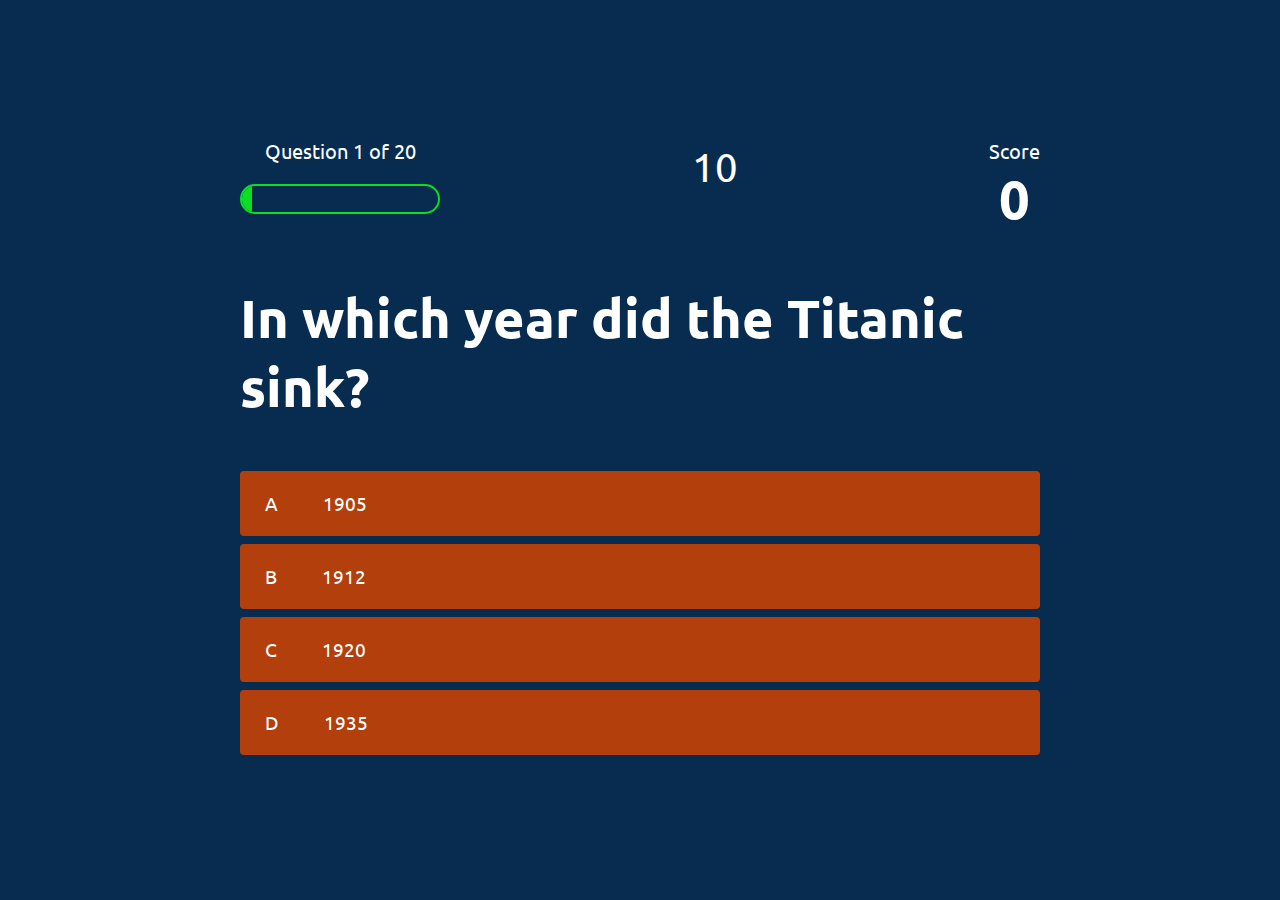
<file: game.html>
<!DOCTYPE html>
<html lang="en">
<head>
    <meta charset="UTF-8">
    <meta name="viewport" content="width=device-width, initial-scale=1.0">

    <!--Meta description for the project-->
    <meta name="description" content="Terry's Quiz Game is a fun and challenging online quiz game featuring a variety of general knowledge questions. Test your knowledge on topics like science, history, math, and more! Perfect for trivia lovers and those looking to challenge their brain.">
    
    <!-- Favicon -->
    <link rel="icon" type="image/png" href="logo.png">
    
    <!-- Stylesheets -->
    <link rel="stylesheet" href="style.css">
    <link rel="stylesheet" href="game.css">
    
    <title>Quiz Page</title>
</head>
<body>
    <div class="container">
        <div id="game" class="justify-center flex-column">
            <div id="hud">
                <div class="hud-item">
                    <p id="progressText" class="hud-prefix">
                        Question
                    </p>
                    <div id="progressBar">
                        <div id="progressBarFull"></div>
                    </div>
                </div>
                <div id="timer">10</div><!--Timer division-->
                <div class="hud-item">
                    <p class="hud-prefix">Score</p>
                    <h1 class="hud-main-text" id="score">0</h1>
                </div>
            </div>
            <h1 id="question">What is the answer to this question?</h1>
            <div class="choice-container">
                <p class="choice-prefix">A</p>
                <p class="choice-text" data-number="1">Choice 1</p>
            </div>
            <div class="choice-container">
                <p class="choice-prefix">B</p>
                <p class="choice-text" data-number="2">Choice 2</p>
            </div>
            <div class="choice-container">
                <p class="choice-prefix">C</p>
                <p class="choice-text" data-number="3">Choice 3</p>
            </div>
            <div class="choice-container">
                <p class="choice-prefix">D</p>
                <p class="choice-text" data-number="4">Choice 4</p>
            </div>
        </div>
    </div>
    
    <!-- JavaScript File -->
    <script src="game.js"></script>
</body>
</html>
</file>
<file: style.css>
@import url('https://fonts.googleapis.com/css2?family=Josefin+Sans:ital,wght@0,100..700;1,100..700&family=Kanit:ital,wght@0,100;0,200;0,300;0,400;0,500;0,600;0,700;0,800;0,900;1,100;1,200;1,300;1,400;1,500;1,600;1,700;1,800;1,900&family=Raleway:ital,wght@0,100..900;1,100..900&family=Ubuntu:ital,wght@0,300;0,400;0,500;0,700;1,300;1,400;1,500;1,700&display=swap');

:root {
    background-color: rgb(7, 44, 80);
}

* {
    box-sizing: border-box;
    margin: 0;
    padding: 0;
    font-size: 62.5%;
    font-family: "Ubuntu", cursive;
}

h1 {
    font-size: 5.4rem;
    color: #fff;
    margin-bottom: 5rem;
}

.container {
    width: 100vw;
    height: 100vh;
    display: flex;
    justify-content: center;
    align-items: center;
    max-width: 80rem;
    margin: 0 auto;
    padding: 2rem;
    font-family: "Ubuntu", cursive;
}

.flex-column {
    display: flex;
    flex-direction: column;

}

.flex-center {
    justify-content: center;
    align-items: center;
}

.justify-center {
    justify-content: center;
}

.text-center {
    text-align: center;
}

.hidden {
    display: none;
}

.btn {
    font-size: 2.4rem;
    padding: 2rem 0;
    width: 30rem;
    text-align: center;
    margin-bottom: 1rem;
    text-decoration: none;
    color: rgb(245, 235, 248);
    background: linear-gradient(90deg, rgb(255, 94, 0) 0%, rgb(255, 42, 104) 100%);
    border-radius: 4px;
}

.btn:hover {
    cursor: pointer;
    box-shadow: 0 0.4rem 1.4rem 0 rgba(255, 106, 7, 0.7);
    transition: transform 150ms;
    transform: scale(1.03);

}

.btn[disabled]:hover {
    cursor: not-allowed;
    box-shadow: none;
    transform: none;
}

#topscore-btn {
    background: linear-gradient(90deg, rgb(3, 169, 244) 0%, rgb(0, 150, 136) 100%);
}

#topscore-btn:hover {
    box-shadow: 0 0.4rem 1.4rem 0 rgba(255, 255, 0, 0.5);
}

.fa-crown {
    font-size: 2.5rem;
    margin-left: 1rem;
}

/* End page styling */

.end-form-container {
    width: 100%;
    display: flex;
    flex-direction: column;
    align-items: center;
    max-width: 30rem;
}

input {
    margin-bottom: 1rem;
    width: 20rem;
    padding: 1.5rem;
    font-size: 1.8rem;
    border: none;
    box-shadow: 0 0.4rem 1.4rem 0 rgba(255, 255, 0, 0.5);
}

input::placeholder{
    color: #aaa;
}

#username {
    margin-bottom: 3rem;
    width: 100%;
    outline: none;
}

#end-text {
    font-size: 2.4rem;
    color: #fff;
    text-align: center;
}

#saveScoreBtn {
    border: none;
}

.fa-home {
    margin-left: 1rem;
    font-size: 2rem;
    color: rgb(28, 26,26);
}

@media screen and (max-width: 768px){
    .choice-container {
        min-width: 40rem;
        padding: 0.5rem;
        margin: 0.5rem 0;
        background: rgb(179, 63, 12);
    }

    .btn {
        padding: 0.6rem 1.2rem;
        font-size: 1rem;
        width: 80%;
    }

    #home h1 {
        font-size: 1.8rem;
    }

    #highscore-btn .fas {
        display: none; /* Hide icon on smaller screens if necessary */
    }

    #question {
        font-size: 1.5rem; /* Adjust font size for better readability on mobile */
        padding: 1rem; /* Add padding for better spacing */
        text-align: center; /* Center-align the text for a cleaner look */
        word-wrap: break-word; /* Ensure long words break and wrap to the next line */
        
    }
    .fa-crown {
        font-size: 2.5rem;
        margin-left: 1rem;
    }
    .correct {
        background: linear-gradient(45deg, rgba(11, 223, 36) 0%, rgba(41, 232, 111) 100%);
    }
    
    .incorrect {
        background: linear-gradient(45deg, rgba(230, 29, 1) 0%, rgba(224, 11, 11, 1) 100%);
    }
    
}

@media screen and (max-width: 480px) {
    .choice-container {
        min-width: 30rem; /* Example adjustment for smaller screens */
        padding: 0.5rem;
        margin: 0.5rem 0;
        background: rgb(179, 63, 12);
    }

    .container {
        padding: 0.5rem;
    }
    .correct {
        background: linear-gradient(45deg, rgba(11, 223, 36) 0%, rgba(41, 232, 111) 100%);
    }
    
    .incorrect {
        background: linear-gradient(45deg, rgba(230, 29, 1) 0%, rgba(224, 11, 11, 1) 100%);
    }

    .btn {
        padding: 0.5rem 1rem;
        font-size: 0.9rem;
        width: 90%;
    }
    
    #home h1 {
        font-size: 1.5rem;
    }

    #question {
        font-size: 1.2rem; /* Further adjust font size for smaller screens */
        padding: 1rem;
        text-align: center;
        word-wrap: break-word;
    }
    .fa-crown {
        font-size: 2.5rem;
        margin-left: 1rem;
    }
    
}
</file>
<file: game.css>
body {
    color: #fff;
}

.choice-container {
    display: flex;
    margin-bottom: 0.8rem;
    width: 100%;
    border-radius: 4px;
    background: rgb(179, 63, 12);/**Chose a darker shade for readability for players **//* background: rgb(255, 93, 18); */
    font-size: 3rem;
    min-width: 80rem;
}

.choice-container:hover {
    cursor: pointer;
    box-shadow: 0 0.4rem 1.4rem 0 rgba(2, 245, 55, 0.5);
    transform: scale(1.02);
    transform: transform 100ms;
}

#timer{
    font-size: 4rem;
    margin-top: 0.5rem;
    text-align: center;
}

.choice-prefix {
    padding: 2rem 2.5rem;
    color: white;
}

.choice-text {
    padding: 2rem;
    width: 100%;
}

.correct {
    background: linear-gradient(45deg, rgba(11, 223, 36) 0%, rgba(41, 232, 111) 100%);
}

.incorrect {
    background: linear-gradient(45deg, rgba(230, 29, 1) 0%, rgba(224, 11, 11, 1) 100%);
}

/* Heads up Display styling*/
#hud {
    display: flex;
    justify-content: space-between;
}

.hud-prefix{
    text-align: center;
    font-size: 2rem;
}

.hud-main-text {
    text-align: center;
}

#progressBar {
    width: 20rem;
    height: 3rem;
    border: 0.2rem solid rgb(11, 223, 36);
    margin-top: 2rem;
    border-radius: 50px;
    overflow: hidden;
}

#progressBarFull {
    width: 0%;
    height: 100%;
    background: rgb(11, 223, 36);
}


@media screen and (max-width: 768px){
    .choice-container {
        min-width: 40rem;
        padding: 0.5rem;
        margin: 0.5rem 0;
        background: rgb(179, 63, 12);

    }
    .correct {
        background: linear-gradient(45deg, rgba(11, 223, 36) 0%, rgba(41, 232, 111) 100%);
    }
    
    .incorrect {
        background: linear-gradient(45deg, rgba(230, 29, 1) 0%, rgba(224, 11, 11, 1) 100%);
    }

    #question {
        font-size: 1.5rem; /* Adjust font size for better readability on mobile */
        padding: 1rem; /* Add padding for better spacing */
        text-align: center; /* Center-align the text for a cleaner look */
        word-wrap: break-word; /* Ensure long words break and wrap to the next line */
    }
    .fa-crown {
        font-size: 2.5rem;
        margin-left: 1rem;
    }
    #timer{
        font-size: 4rem;
        margin-top: 0.5rem;
        text-align: center;
    }
    
}

@media screen and (max-width: 480px) {
    .choice-container {
        min-width: 30rem; /* Example adjustment for smaller screens */
        padding: 0.5rem;
        margin: 0.5rem 0;
        background: rgb(179, 63, 12);
    }
    .correct {
        background: linear-gradient(45deg, rgba(11, 223, 36) 0%, rgba(41, 232, 111) 100%);
    }
    
    .incorrect {
        background: linear-gradient(45deg, rgba(230, 29, 1) 0%, rgba(224, 11, 11, 1) 100%);
    }

    #question {
        font-size: 1.2rem; /* Further adjust font size for smaller screens */
        padding: 1rem;
        text-align: center;
        word-wrap: break-word;
    }
    .fa-crown {
        font-size: 2.5rem;
        margin-left: 1rem;
    }
    #timer{
        font-size: 4rem;
        margin-top: 0.5rem;
        text-align: center;
    }
    
}
</file>
